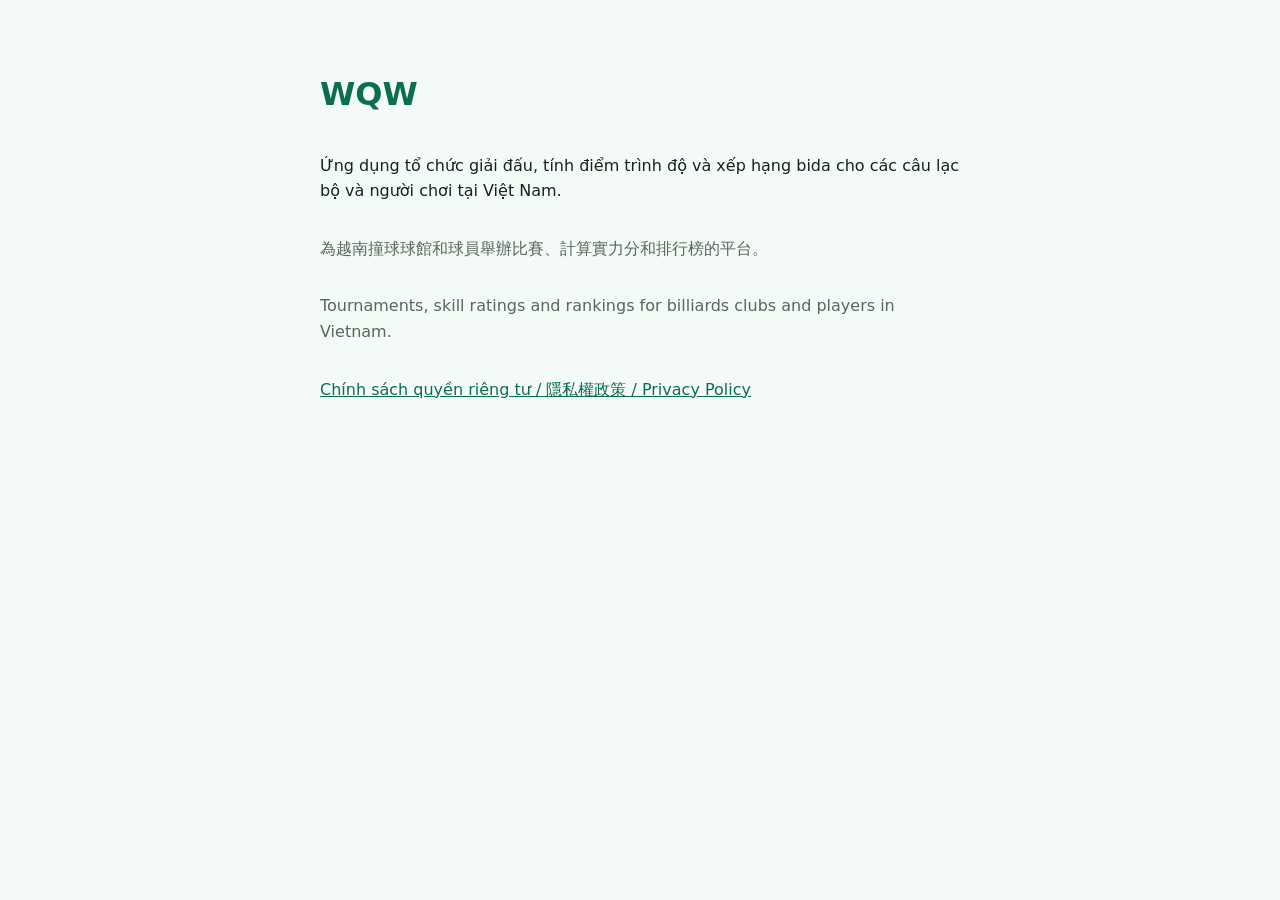
<file: index.html>
<!DOCTYPE html>
<html lang="vi">
<head>
  <meta charset="utf-8">
  <meta name="viewport" content="width=device-width, initial-scale=1">
  <title>WQW</title>
  <!-- Zalo 網域驗證（公開的驗證碼，不是密鑰） -->
  <meta property="zalo-platform-site-verification" content="SiE3AutgB3PQoQPld-9nTqMNn76fuHydD3Ot" />
  <meta name="description" content="Giải đấu, điểm trình độ và xếp hạng bida tại Việt Nam.">
  <style>
    :root { --bg: #f4faf6; --fg: #14241c; --accent: #0b6e4f; --muted: #55675e; }
    @media (prefers-color-scheme: dark) { :root { --bg: #0f1a15; --fg: #e6efe9; --accent: #4cc497; --muted: #9db3a8; } }
    body { margin: 0; background: var(--bg); color: var(--fg); font-family: system-ui, sans-serif; line-height: 1.6; }
    main { max-width: 640px; margin: 0 auto; padding: 48px 16px; }
    h1 { color: var(--accent); margin-bottom: 8px; }
    section { margin: 32px 0; }
    .muted { color: var(--muted); }
    a { color: var(--accent); }
  </style>
</head>
<body>
  <main>
    <h1>WQW</h1>
    <section lang="vi">
      <p>Ứng dụng tổ chức giải đấu, tính điểm trình độ và xếp hạng bida cho các câu lạc bộ và người chơi tại Việt Nam.</p>
    </section>
    <section lang="zh-Hant">
      <p class="muted">為越南撞球球館和球員舉辦比賽、計算實力分和排行榜的平台。</p>
    </section>
    <section lang="en">
      <p class="muted">Tournaments, skill ratings and rankings for billiards clubs and players in Vietnam.</p>
    </section>
    <p><a href="/privacy/">Chính sách quyền riêng tư / 隱私權政策 / Privacy Policy</a></p>
  </main>
</body>
</html>
</file>
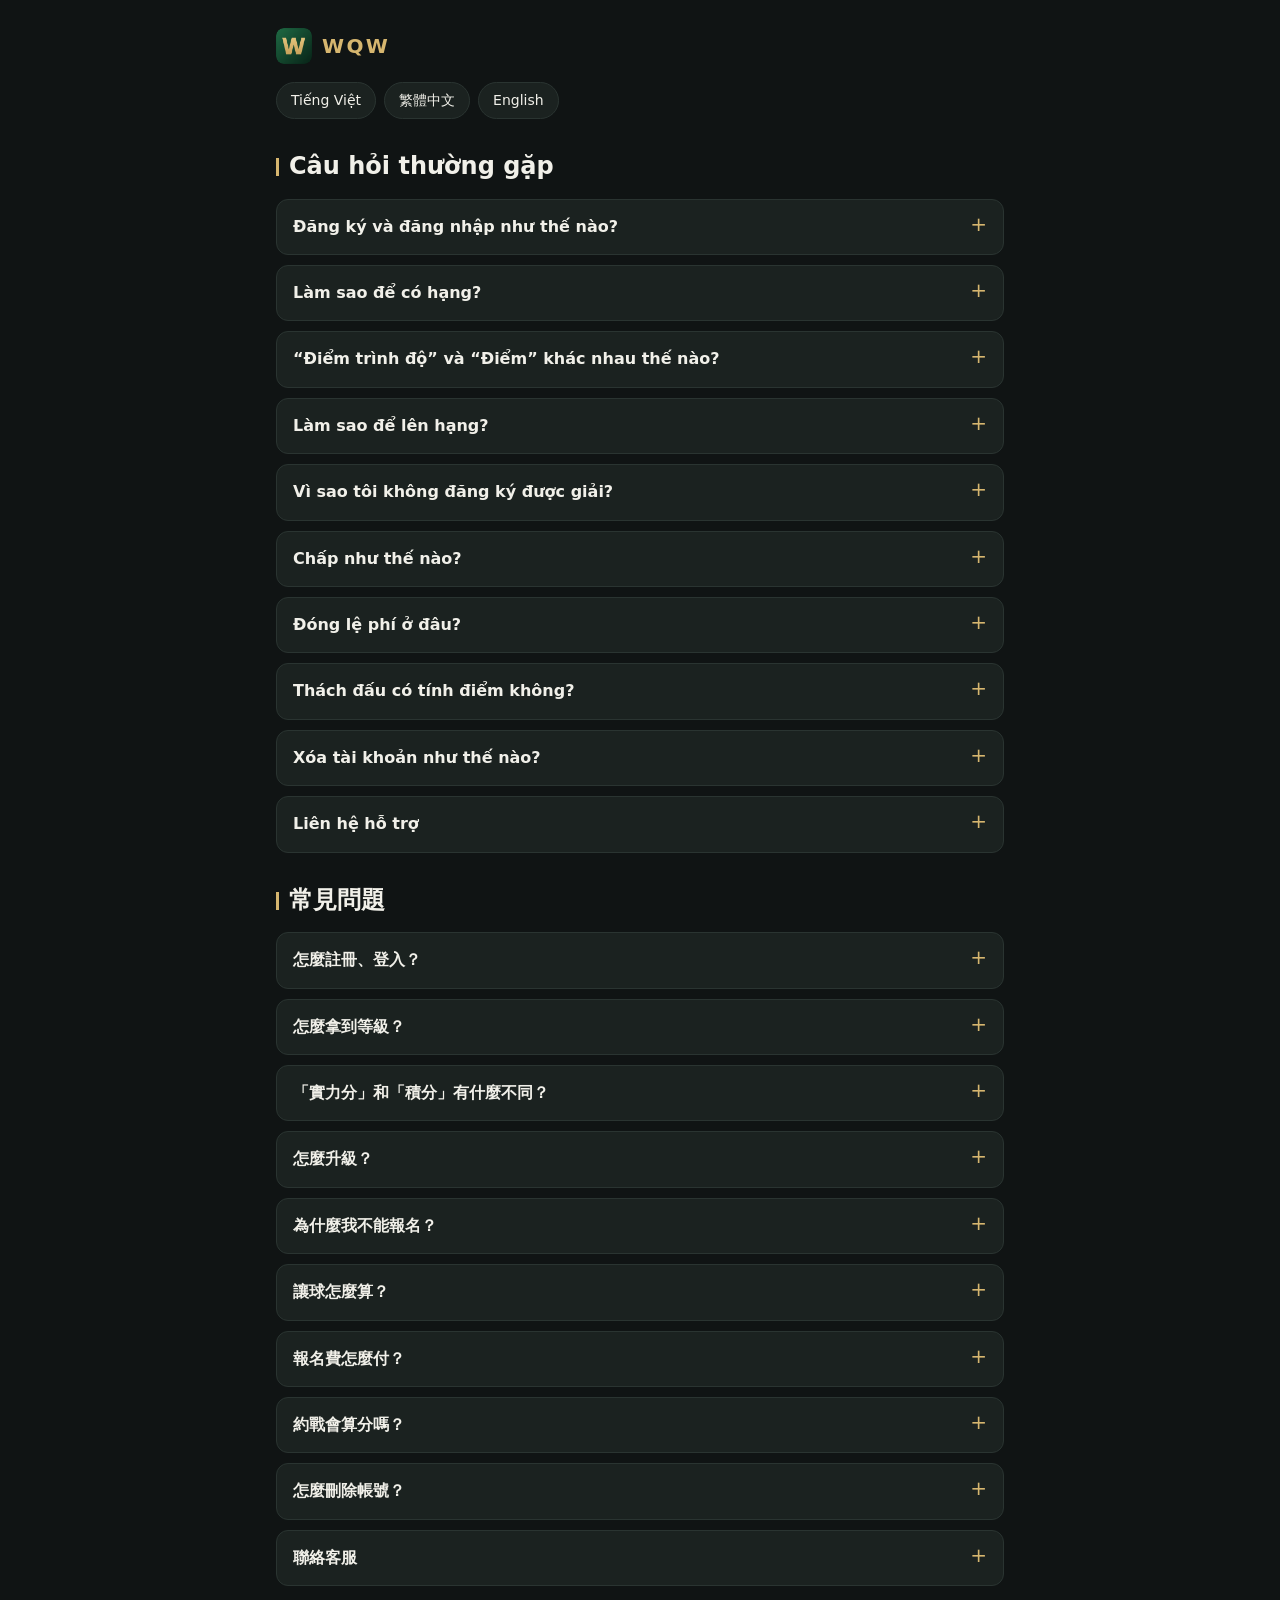
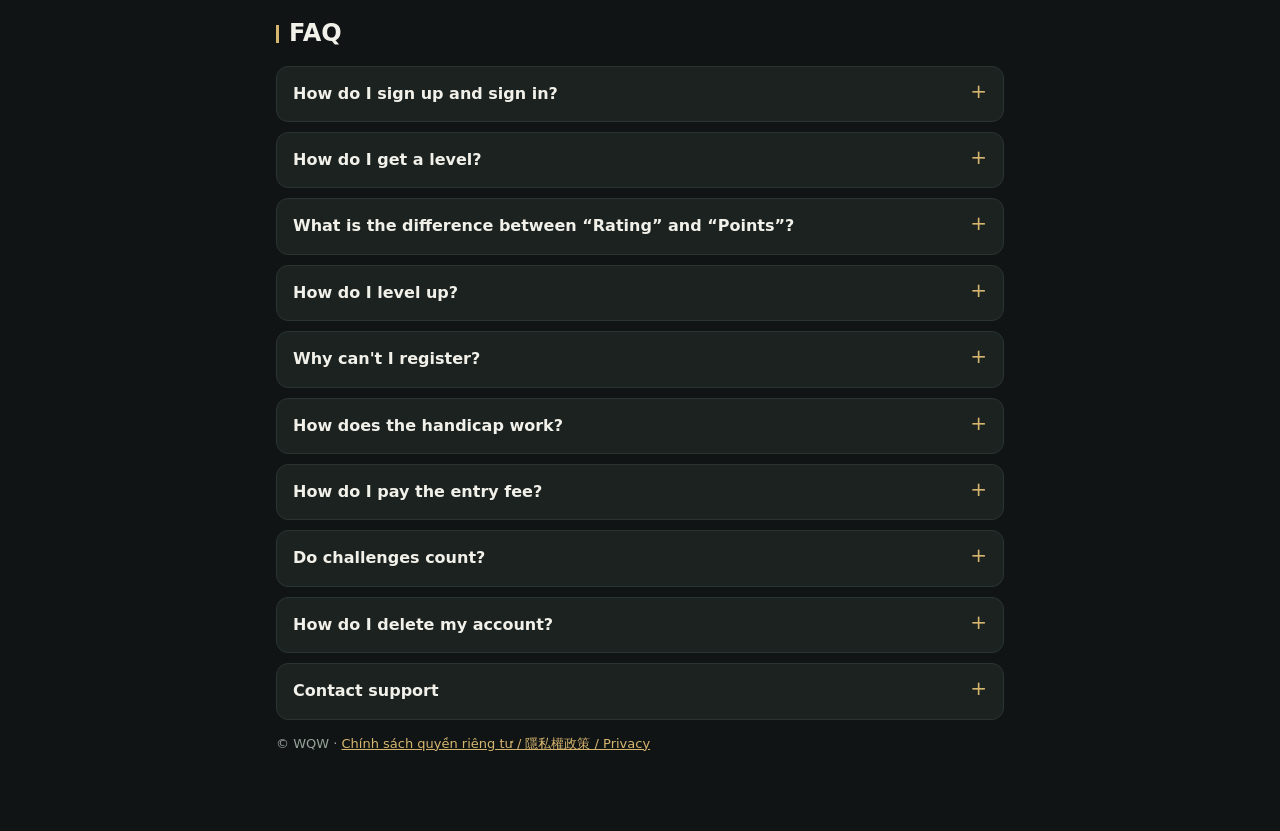
<file: faq/index.html>
<!DOCTYPE html>
<html lang="vi">
<head>
  <meta charset="utf-8">
  <meta name="viewport" content="width=device-width, initial-scale=1">
  <title>Câu hỏi thường gặp – WQW</title>
  <!--
    常見問題（App「設定 → 常見問題」「我的 → 幫助中心」連到這裡）。
    內容照 CLAUDE.md 第 4、5 節的規則寫；規則改了要回來更新這頁。
  -->
  <style>
    :root { --bg: #101414; --card: #1b2220; --fg: #f1f0e9; --muted: #98a49c; --gold: #d6b66f; --line: #2a3431; }
    * { box-sizing: border-box; }
    body { margin: 0; background: var(--bg); color: var(--fg); font-family: system-ui, -apple-system, "Segoe UI", Roboto, sans-serif; line-height: 1.65; }
    main { max-width: 760px; margin: 0 auto; padding: 28px 16px 64px; }
    header { display: flex; align-items: center; gap: 10px; }
    header img { width: 36px; height: 36px; border-radius: 8px; }
    header b { color: var(--gold); letter-spacing: .12em; font-size: 20px; }
    nav { margin: 18px 0 8px; display: flex; gap: 8px; flex-wrap: wrap; }
    nav a { color: var(--fg); text-decoration: none; border: 1px solid var(--line); background: var(--card); padding: 6px 14px; border-radius: 999px; font-size: 14px; }
    nav a:hover { border-color: var(--gold); }
    h1 { font-size: 24px; margin: 28px 0 12px; }
    h1::before { content: ""; display: inline-block; width: 3px; height: 18px; background: var(--gold); margin-right: 10px; vertical-align: -2px; }
    details { background: var(--card); border: 1px solid var(--line); border-radius: 12px; margin: 10px 0; padding: 0 16px; }
    details[open] { border-color: #3d4845; }
    summary { cursor: pointer; padding: 14px 0; font-weight: 700; list-style: none; display: flex; justify-content: space-between; gap: 12px; }
    summary::-webkit-details-marker { display: none; }
    summary::after { content: "+"; color: var(--gold); font-weight: 400; font-size: 20px; line-height: 1; }
    details[open] summary::after { content: "–"; }
    details p, details ul { margin: 0 0 14px; color: #dcdbd3; }
    details ul { padding-left: 20px; }
    a { color: var(--gold); }
    .muted { color: var(--muted); font-size: 13px; }
  </style>
</head>
<body>
<main>
  <header><img src="/brand/icon_512.png" alt=""><b>WQW</b></header>
  <nav><a href="#vi">Tiếng Việt</a><a href="#zh">繁體中文</a><a href="#en">English</a></nav>

  <section id="vi" lang="vi">
    <h1>Câu hỏi thường gặp</h1>
    <details><summary>Đăng ký và đăng nhập như thế nào?</summary>
      <p>Chọn “Đăng ký”, nhập số điện thoại và mã xác nhận gửi qua Zalo, sau đó đặt mật khẩu (ít nhất 8 ký tự). Những lần sau bạn đăng nhập bằng số điện thoại + mật khẩu, hoặc bằng Zalo. Mã xác nhận chỉ gửi khi đăng ký và khi quên mật khẩu. Mỗi số điện thoại chỉ có một tài khoản.</p></details>
    <details><summary>Làm sao để có hạng?</summary>
      <p>Đến một câu lạc bộ đối tác để nhân viên xác minh trực tiếp. Nhân viên sẽ xếp hạng ban đầu (I → H → G → F → E → D → C → B → A → CN) và chụp một ảnh của bạn để chống gian lận. Chưa xác minh thì chưa thể đăng ký giải chính thức.</p></details>
    <details><summary>“Điểm trình độ” và “Điểm” khác nhau thế nào?</summary>
      <ul>
        <li><b>Điểm trình độ</b>: thể hiện thực lực, tính riêng cho 8 bi, 9 bi và 10 bi, thay đổi sau mỗi trận ở giải chính thức.</li>
        <li><b>Điểm</b> (điểm xếp hạng): nhận theo thứ hạng ở giải chính thức, chỉ tính 12 tháng gần nhất. Đây là điểm dùng cho bảng xếp hạng.</li>
      </ul></details>
    <details><summary>Làm sao để lên hạng?</summary>
      <ul>
        <li>Vô địch 2 lần ở đúng hạng hiện tại (giải chính thức, có ít nhất 8 người thực sự thi đấu), hoặc</li>
        <li>Đã đánh đủ 15 trận ở một môn và 3 trận liên tiếp có điểm trình độ đạt mức của hạng cao hơn.</li>
      </ul>
      <p>Hạng chỉ lên, không xuống, và chỉ có hiệu lực sau khi giải đấu kết thúc.</p></details>
    <details><summary>Vì sao tôi không đăng ký được giải?</summary>
      <p>Bạn cần qua đủ 3 điều kiện: đã được câu lạc bộ xác minh; hạng của bạn nằm trong các hạng giải mở; và điểm hiệu lực (không thấp hơn điểm cao nhất 90 ngày gần nhất trừ 50) thấp hơn mức của hạng trên. Ứng dụng sẽ ghi rõ bạn chưa qua điều kiện nào.</p></details>
    <details><summary>Chấp như thế nào?</summary>
      <p>Hạng cao hơn một bậc chấp một ván. Một giải mở tối đa 3 hạng liền nhau nên chấp nhiều nhất 2 ván. Hạng dùng để chấp được chốt khi hết hạn đăng ký.</p></details>
    <details><summary>Đóng lệ phí ở đâu?</summary>
      <p>Hiện tại lệ phí đóng trực tiếp tại câu lạc bộ. Thanh toán MoMo và QR ngân hàng sẽ có trong phiên bản sau.</p></details>
    <details><summary>Thách đấu có tính điểm không?</summary>
      <p>Không. Thách đấu chỉ lưu lại kết quả, không ảnh hưởng điểm trình độ, hạng hay điểm xếp hạng.</p></details>
    <details><summary>Xóa tài khoản như thế nào?</summary>
      <p>Tôi → Cài đặt → Xóa tài khoản. Hồ sơ và dữ liệu cá nhân bị xóa vĩnh viễn; kết quả các trận vẫn được giữ nhưng không còn tên bạn.</p></details>
    <details><summary>Liên hệ hỗ trợ</summary>
      <p>Nhắn tin cho Zalo OA <a href="https://zalo.me/3258088988829953258">Sniper Tour</a>.</p></details>
  </section>

  <section id="zh" lang="zh-Hant">
    <h1>常見問題</h1>
    <details><summary>怎麼註冊、登入？</summary>
      <p>選「註冊」，輸入手機號碼和 Zalo 收到的驗證碼，再設定密碼（至少 8 個字）。之後用「手機號碼＋密碼」或 Zalo 登入就好。驗證碼只在註冊和忘記密碼時傳送。一個手機號碼只能有一個帳號。</p></details>
    <details><summary>怎麼拿到等級？</summary>
      <p>到合作球館讓員工當面認證。員工會給你初始等級（I → H → G → F → E → D → C → B → A → CN），並拍一張你本人的照片存檔，防止冒名。還沒認證不能報名正式比賽。</p></details>
    <details><summary>「實力分」和「積分」有什麼不同？</summary>
      <ul>
        <li><b>實力分</b>：代表實力，8 號球、9 號球、10 號球分開計算，正式比賽每打完一場就會變動。</li>
        <li><b>積分</b>（排名積分）：依正式比賽的名次取得，只算最近 12 個月，排行榜看的就是這個。</li>
      </ul></details>
    <details><summary>怎麼升級？</summary>
      <ul>
        <li>在自己目前的等級拿到 2 次冠軍（正式比賽、至少 8 人實際上場），或</li>
        <li>某個項目已經打滿 15 場，而且連續 3 場的實力分都達到更高等級。</li>
      </ul>
      <p>等級只升不降，而且等整場比賽結束後才生效。</p></details>
    <details><summary>為什麼我不能報名？</summary>
      <p>報名要過三關：已經通過球館認證；你的等級在比賽開放的等級內；有效分（不會低於近 90 天最高分減 50）低於上一級的門檻。App 會清楚寫出你是哪一關沒過。</p></details>
    <details><summary>讓球怎麼算？</summary>
      <p>高一級讓一局。一場比賽最多開放 3 個相鄰等級，所以最多讓 2 局。讓球用的等級在報名截止時鎖定。</p></details>
    <details><summary>報名費怎麼付？</summary>
      <p>目前在球館現場繳費。之後會加上 MoMo 和銀行 QR 付款。</p></details>
    <details><summary>約戰會算分嗎？</summary>
      <p>不會。約戰只留下對戰紀錄，不影響實力分、等級和排名積分。</p></details>
    <details><summary>怎麼刪除帳號？</summary>
      <p>我的 → 設定 → 刪除帳號。個人資料會永久刪除；比賽紀錄保留，但不再顯示你的名字。</p></details>
    <details><summary>聯絡客服</summary>
      <p>傳訊息給 Zalo 官方帳號 <a href="https://zalo.me/3258088988829953258">Sniper Tour</a>。</p></details>
  </section>

  <section id="en" lang="en">
    <h1>FAQ</h1>
    <details><summary>How do I sign up and sign in?</summary>
      <p>Choose “Sign up”, enter your phone number and the code sent via Zalo, then set a password (at least 8 characters). After that, sign in with phone + password, or with Zalo. Codes are only sent when you sign up or reset your password. One phone number, one account.</p></details>
    <details><summary>How do I get a level?</summary>
      <p>Visit a partner venue and get verified in person. Staff assign your starting level (I → H → G → F → E → D → C → B → A → CN) and take a photo of you to prevent impersonation. You need to be verified to enter official events.</p></details>
    <details><summary>What is the difference between “Rating” and “Points”?</summary>
      <ul>
        <li><b>Rating</b>: your skill, tracked separately for 8-ball, 9-ball and 10-ball, updated after every official match.</li>
        <li><b>Points</b> (ranking points): earned by placement in official events, counting the last 12 months. Rankings use these.</li>
      </ul></details>
    <details><summary>How do I level up?</summary>
      <ul>
        <li>Win 2 titles at your current level (official events with at least 8 players who actually played), or</li>
        <li>Play at least 15 matches in a discipline and finish 3 matches in a row with a rating at a higher level.</li>
      </ul>
      <p>Levels only go up, and only after the event has finished.</p></details>
    <details><summary>Why can't I register?</summary>
      <p>You need to pass three checks: verified by a venue; your level is one of the event's levels; and your effective rating (never below your 90-day high minus 50) is under the next level's threshold. The app tells you which check failed.</p></details>
    <details><summary>How does the handicap work?</summary>
      <p>One level higher gives one rack. An event opens at most 3 adjacent levels, so the handicap is at most 2 racks. Handicap levels are locked when registration closes.</p></details>
    <details><summary>How do I pay the entry fee?</summary>
      <p>For now, pay at the venue. MoMo and bank QR payments are coming later.</p></details>
    <details><summary>Do challenges count?</summary>
      <p>No. Challenges are only recorded; they don't affect rating, level or ranking points.</p></details>
    <details><summary>How do I delete my account?</summary>
      <p>Me → Settings → Delete account. Your profile and personal data are deleted permanently; match results stay but no longer show your name.</p></details>
    <details><summary>Contact support</summary>
      <p>Message our Zalo Official Account <a href="https://zalo.me/3258088988829953258">Sniper Tour</a>.</p></details>
  </section>

  <p class="muted">© WQW · <a href="/privacy/">Chính sách quyền riêng tư / 隱私權政策 / Privacy</a></p>
</main>
</body>
</html>
</file>
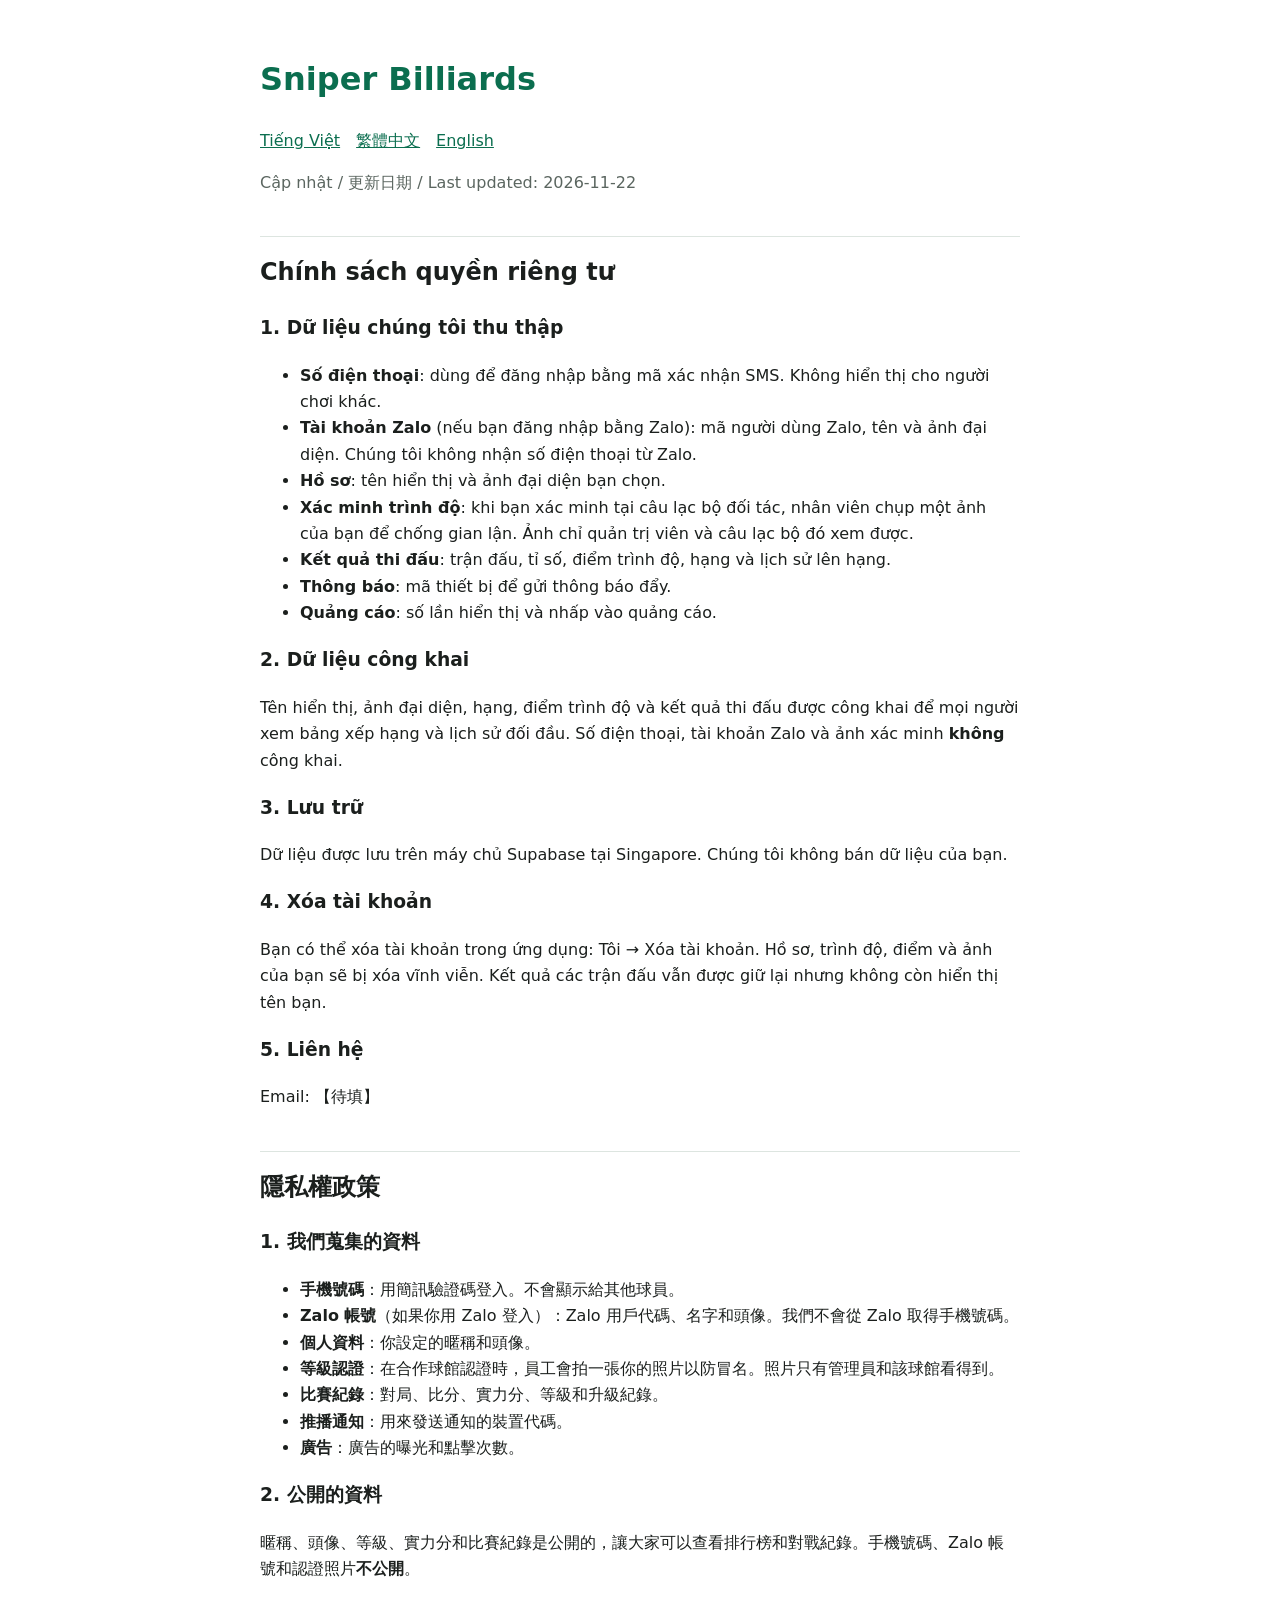
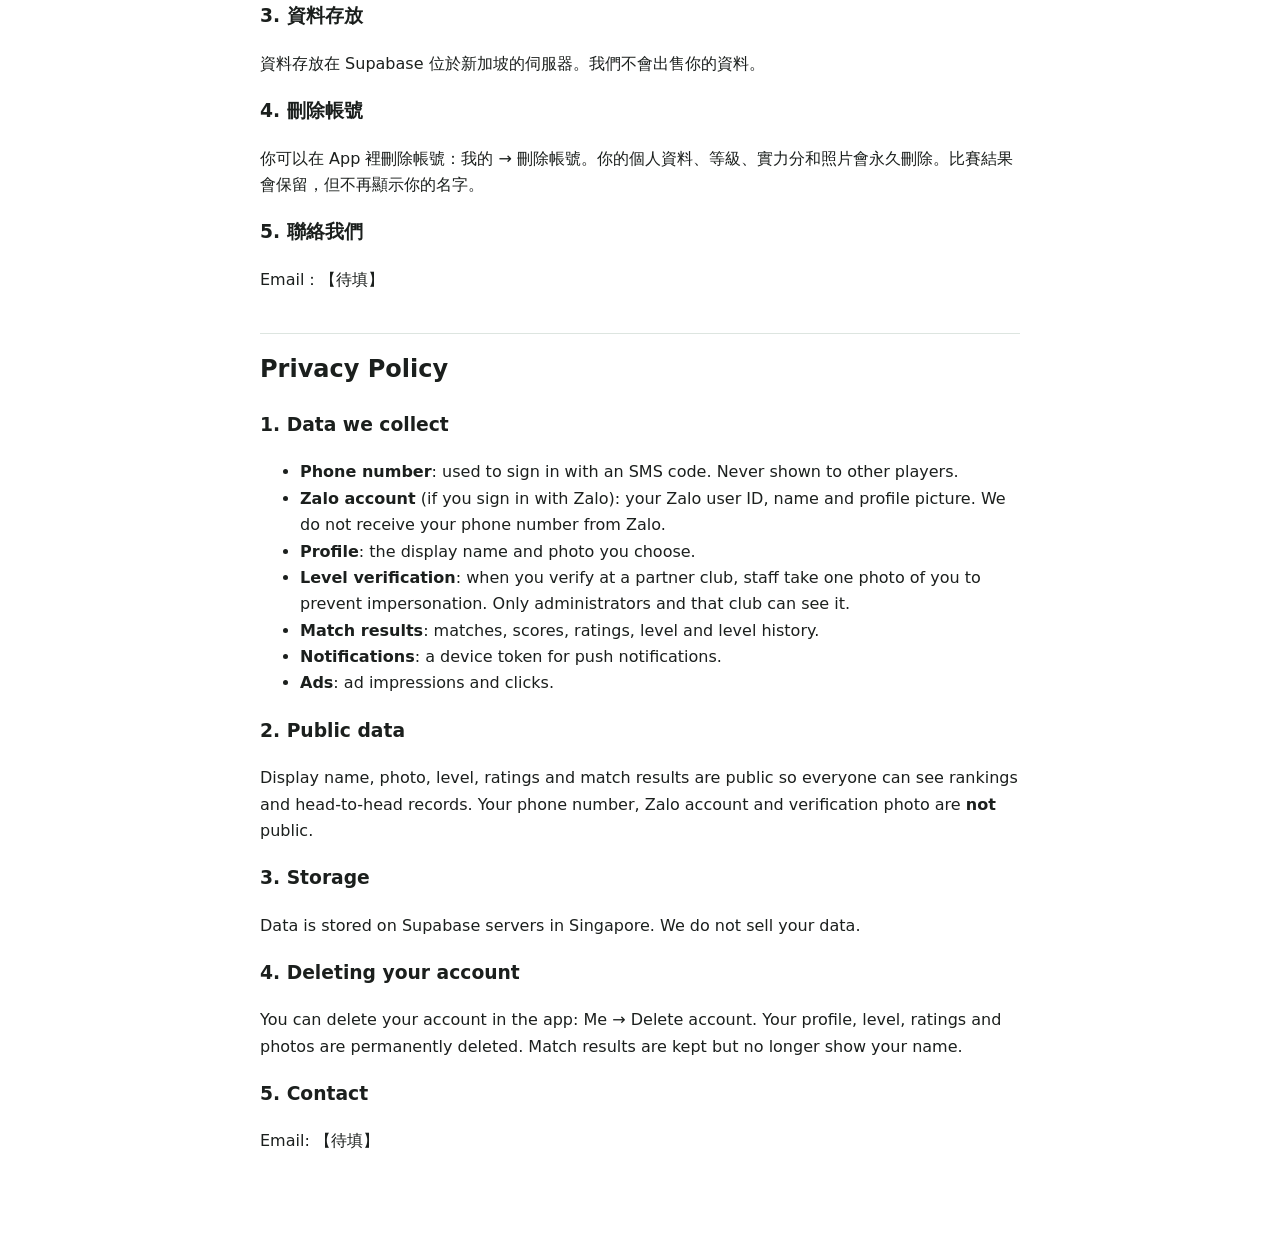
<file: privacy/index.html>
<!DOCTYPE html>
<html lang="vi">
<head>
  <meta charset="utf-8">
  <meta name="viewport" content="width=device-width, initial-scale=1">
  <title>Chính sách quyền riêng tư – Sniper Billiards</title>
  <!--
    草稿：上架前請負責人確認內容，並填上聯絡 Email（目前是【待填】）。
    內容依照目前 App 實際蒐集的資料寫成（CLAUDE.md 第 7 節）；資料表改了要回來更新。
  -->
  <style>
    :root { --bg: #ffffff; --fg: #1b1f1d; --accent: #0b6e4f; --muted: #5b6660; --line: #dde5e0; }
    @media (prefers-color-scheme: dark) { :root { --bg: #111714; --fg: #e5ece8; --accent: #4cc497; --muted: #9fb0a7; --line: #26332c; } }
    body { margin: 0; background: var(--bg); color: var(--fg); font-family: system-ui, sans-serif; line-height: 1.65; }
    main { max-width: 760px; margin: 0 auto; padding: 32px 16px 64px; }
    h1 { color: var(--accent); }
    h2 { margin-top: 40px; padding-top: 16px; border-top: 1px solid var(--line); }
    nav a { margin-right: 16px; color: var(--accent); }
    .muted { color: var(--muted); }
  </style>
</head>
<body>
<main>
  <h1>Sniper Billiards</h1>
  <nav><a href="#vi">Tiếng Việt</a><a href="#zh">繁體中文</a><a href="#en">English</a></nav>
  <p class="muted">Cập nhật / 更新日期 / Last updated: 2026-11-22</p>

  <section id="vi" lang="vi">
    <h2>Chính sách quyền riêng tư</h2>
    <h3>1. Dữ liệu chúng tôi thu thập</h3>
    <ul>
      <li><b>Số điện thoại</b>: dùng để đăng nhập bằng mã xác nhận SMS. Không hiển thị cho người chơi khác.</li>
      <li><b>Tài khoản Zalo</b> (nếu bạn đăng nhập bằng Zalo): mã người dùng Zalo, tên và ảnh đại diện. Chúng tôi không nhận số điện thoại từ Zalo.</li>
      <li><b>Hồ sơ</b>: tên hiển thị và ảnh đại diện bạn chọn.</li>
      <li><b>Xác minh trình độ</b>: khi bạn xác minh tại câu lạc bộ đối tác, nhân viên chụp một ảnh của bạn để chống gian lận. Ảnh chỉ quản trị viên và câu lạc bộ đó xem được.</li>
      <li><b>Kết quả thi đấu</b>: trận đấu, tỉ số, điểm trình độ, hạng và lịch sử lên hạng.</li>
      <li><b>Thông báo</b>: mã thiết bị để gửi thông báo đẩy.</li>
      <li><b>Quảng cáo</b>: số lần hiển thị và nhấp vào quảng cáo.</li>
    </ul>
    <h3>2. Dữ liệu công khai</h3>
    <p>Tên hiển thị, ảnh đại diện, hạng, điểm trình độ và kết quả thi đấu được công khai để mọi người xem bảng xếp hạng và lịch sử đối đầu. Số điện thoại, tài khoản Zalo và ảnh xác minh <b>không</b> công khai.</p>
    <h3>3. Lưu trữ</h3>
    <p>Dữ liệu được lưu trên máy chủ Supabase tại Singapore. Chúng tôi không bán dữ liệu của bạn.</p>
    <h3>4. Xóa tài khoản</h3>
    <p>Bạn có thể xóa tài khoản trong ứng dụng: Tôi → Xóa tài khoản. Hồ sơ, trình độ, điểm và ảnh của bạn sẽ bị xóa vĩnh viễn. Kết quả các trận đấu vẫn được giữ lại nhưng không còn hiển thị tên bạn.</p>
    <h3>5. Liên hệ</h3>
    <p>Email: 【待填】</p>
  </section>

  <section id="zh" lang="zh-Hant">
    <h2>隱私權政策</h2>
    <h3>1. 我們蒐集的資料</h3>
    <ul>
      <li><b>手機號碼</b>：用簡訊驗證碼登入。不會顯示給其他球員。</li>
      <li><b>Zalo 帳號</b>（如果你用 Zalo 登入）：Zalo 用戶代碼、名字和頭像。我們不會從 Zalo 取得手機號碼。</li>
      <li><b>個人資料</b>：你設定的暱稱和頭像。</li>
      <li><b>等級認證</b>：在合作球館認證時，員工會拍一張你的照片以防冒名。照片只有管理員和該球館看得到。</li>
      <li><b>比賽紀錄</b>：對局、比分、實力分、等級和升級紀錄。</li>
      <li><b>推播通知</b>：用來發送通知的裝置代碼。</li>
      <li><b>廣告</b>：廣告的曝光和點擊次數。</li>
    </ul>
    <h3>2. 公開的資料</h3>
    <p>暱稱、頭像、等級、實力分和比賽紀錄是公開的，讓大家可以查看排行榜和對戰紀錄。手機號碼、Zalo 帳號和認證照片<b>不公開</b>。</p>
    <h3>3. 資料存放</h3>
    <p>資料存放在 Supabase 位於新加坡的伺服器。我們不會出售你的資料。</p>
    <h3>4. 刪除帳號</h3>
    <p>你可以在 App 裡刪除帳號：我的 → 刪除帳號。你的個人資料、等級、實力分和照片會永久刪除。比賽結果會保留，但不再顯示你的名字。</p>
    <h3>5. 聯絡我們</h3>
    <p>Email：【待填】</p>
  </section>

  <section id="en" lang="en">
    <h2>Privacy Policy</h2>
    <h3>1. Data we collect</h3>
    <ul>
      <li><b>Phone number</b>: used to sign in with an SMS code. Never shown to other players.</li>
      <li><b>Zalo account</b> (if you sign in with Zalo): your Zalo user ID, name and profile picture. We do not receive your phone number from Zalo.</li>
      <li><b>Profile</b>: the display name and photo you choose.</li>
      <li><b>Level verification</b>: when you verify at a partner club, staff take one photo of you to prevent impersonation. Only administrators and that club can see it.</li>
      <li><b>Match results</b>: matches, scores, ratings, level and level history.</li>
      <li><b>Notifications</b>: a device token for push notifications.</li>
      <li><b>Ads</b>: ad impressions and clicks.</li>
    </ul>
    <h3>2. Public data</h3>
    <p>Display name, photo, level, ratings and match results are public so everyone can see rankings and head-to-head records. Your phone number, Zalo account and verification photo are <b>not</b> public.</p>
    <h3>3. Storage</h3>
    <p>Data is stored on Supabase servers in Singapore. We do not sell your data.</p>
    <h3>4. Deleting your account</h3>
    <p>You can delete your account in the app: Me → Delete account. Your profile, level, ratings and photos are permanently deleted. Match results are kept but no longer show your name.</p>
    <h3>5. Contact</h3>
    <p>Email: 【待填】</p>
  </section>
</main>
</body>
</html>
</file>
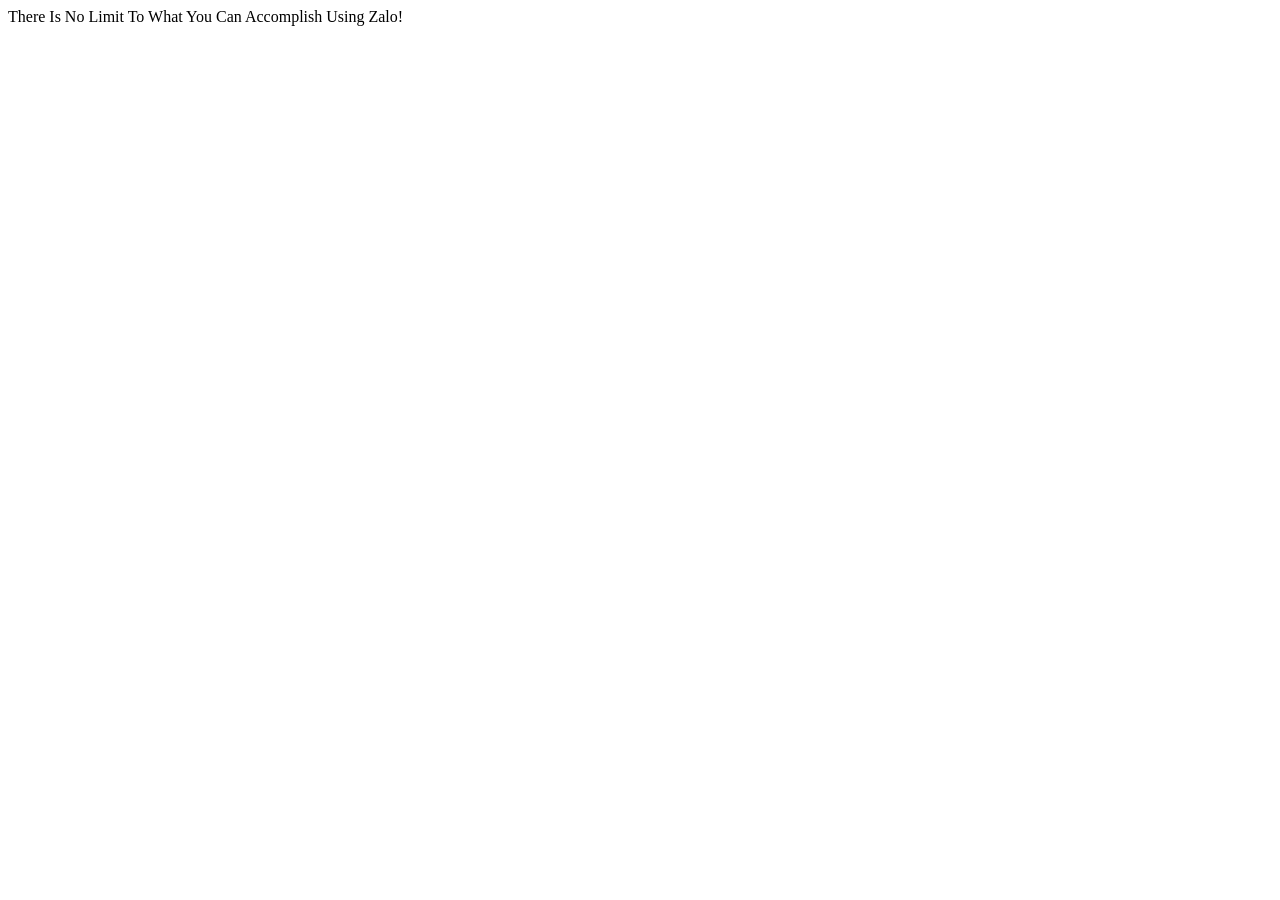
<file: zalo_verifierSiE3AutgB3PQoQPld-9nTqMNn76fuHydD3Ot.html>
<!DOCTYPE html>
<html lang="en">

<head>
    <meta property="zalo-platform-site-verification" content="SiE3AutgB3PQoQPld-9nTqMNn76fuHydD3Ot" />
</head>

<body>
There Is No Limit To What You Can Accomplish Using Zalo!
</body>

</html>
</file>
